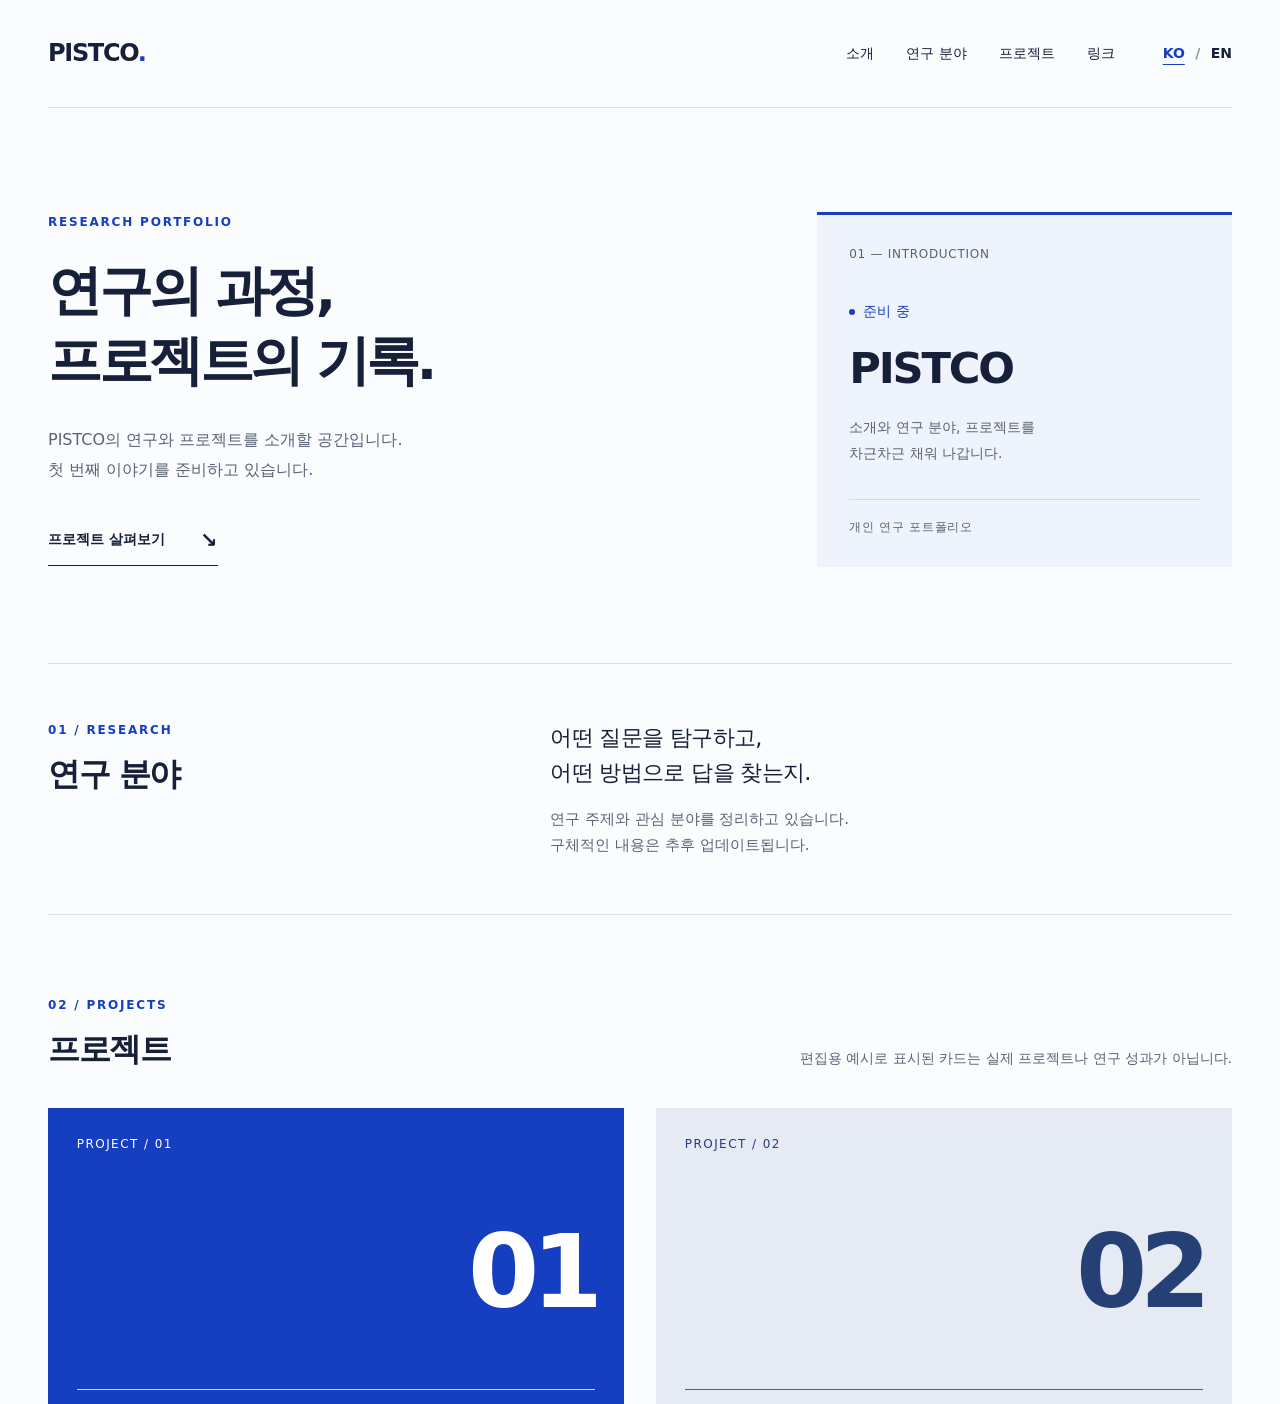
<file: docs/index.html>
<!doctype html>
<html lang="ko">
<head>
  <meta charset="utf-8">
  <meta name="viewport" content="width=device-width, initial-scale=1">
  <meta http-equiv="refresh" content="0; url=./ko/">
  <meta name="description" content="PISTCO의 연구와 프로젝트를 소개하는 포트폴리오. 현재 준비 중입니다.">
  <link rel="canonical" href="https://pistco.github.io/ko/">
  <title>PISTCO — 연구 포트폴리오</title>
</head>
<body><p><a href="./ko/">한국어 홈페이지로 이동</a> · <a href="./en/" lang="en">English</a></p></body>
</html>
</file>
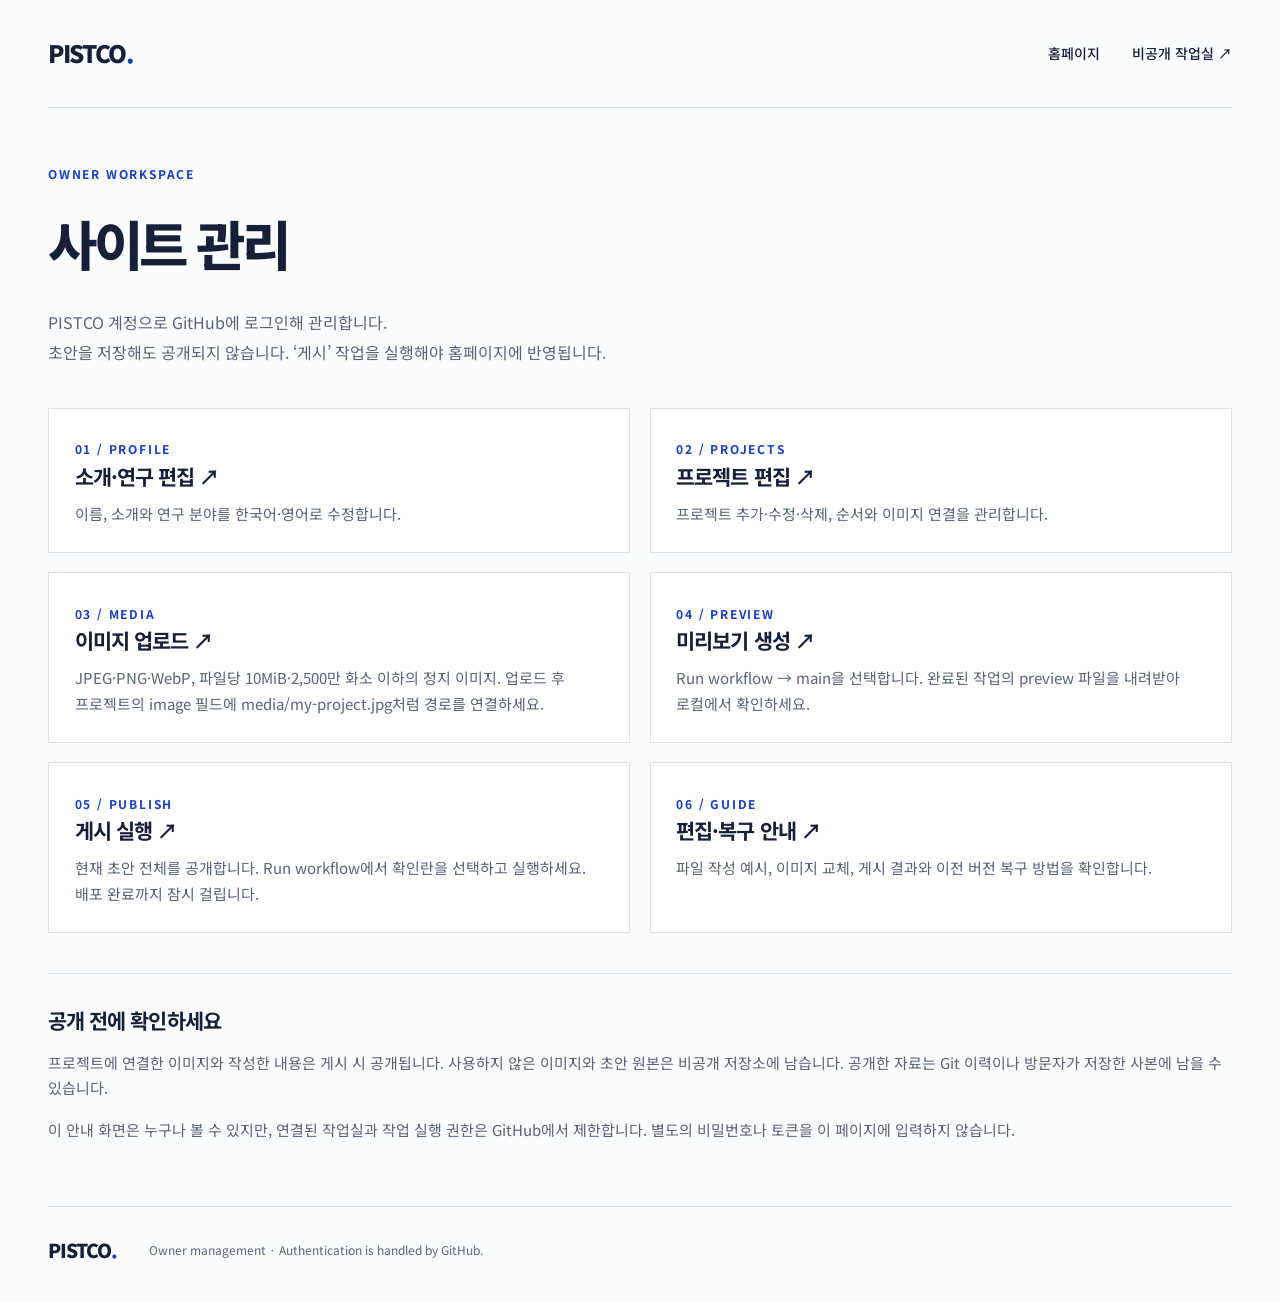
<file: docs/admin/index.html>
<!doctype html>
<html lang="ko">
<head><meta charset="utf-8"><meta name="viewport" content="width=device-width, initial-scale=1"><meta name="robots" content="noindex,nofollow"><meta name="referrer" content="no-referrer"><title>사이트 관리 — PISTCO</title><link rel="stylesheet" href="../assets/styles.css"></head>
<body>
<a class="skip-link" href="#main">본문으로 건너뛰기</a>
<header class="site-header"><a class="wordmark" href="../ko/">PISTCO<span>.</span></a><nav class="main-nav" aria-label="관리 메뉴"><a href="../ko/">홈페이지</a><a href="https://github.com/PISTCO/pistco-site-content">비공개 작업실 ↗</a></nav></header>
<main id="main" class="section-shell admin-main">
<p class="eyebrow">OWNER WORKSPACE</p><h1>사이트 관리</h1><p class="hero-description">PISTCO 계정으로 GitHub에 로그인해 관리합니다.<br>초안을 저장해도 공개되지 않습니다. ‘게시’ 작업을 실행해야 홈페이지에 반영됩니다.</p>
<div class="admin-grid">
<a class="admin-card" href="https://github.com/PISTCO/pistco-site-content/edit/main/content/profile.json"><span class="eyebrow">01 / PROFILE</span><h2>소개·연구 편집 ↗</h2><p>이름, 소개와 연구 분야를 한국어·영어로 수정합니다.</p></a>
<a class="admin-card" href="https://github.com/PISTCO/pistco-site-content/edit/main/content/projects.json"><span class="eyebrow">02 / PROJECTS</span><h2>프로젝트 편집 ↗</h2><p>프로젝트 추가·수정·삭제, 순서와 이미지 연결을 관리합니다.</p></a>
<a class="admin-card" href="https://github.com/PISTCO/pistco-site-content/upload/main/media"><span class="eyebrow">03 / MEDIA</span><h2>이미지 업로드 ↗</h2><p>JPEG·PNG·WebP, 파일당 10MiB·2,500만 화소 이하의 정지 이미지. 업로드 후 프로젝트의 image 필드에 media/my-project.jpg처럼 경로를 연결하세요.</p></a>
<a class="admin-card" href="https://github.com/PISTCO/pistco-site-content/actions/workflows/preview.yml"><span class="eyebrow">04 / PREVIEW</span><h2>미리보기 생성 ↗</h2><p>Run workflow → main을 선택합니다. 완료된 작업의 preview 파일을 내려받아 로컬에서 확인하세요.</p></a>
<a class="admin-card" href="https://github.com/PISTCO/pistco-site-content/actions/workflows/publish.yml"><span class="eyebrow">05 / PUBLISH</span><h2>게시 실행 ↗</h2><p>현재 초안 전체를 공개합니다. Run workflow에서 확인란을 선택하고 실행하세요. 배포 완료까지 잠시 걸립니다.</p></a>
<a class="admin-card" href="https://github.com/PISTCO/pistco-site-content/blob/main/README.md"><span class="eyebrow">06 / GUIDE</span><h2>편집·복구 안내 ↗</h2><p>파일 작성 예시, 이미지 교체, 게시 결과와 이전 버전 복구 방법을 확인합니다.</p></a>
</div>
<aside class="admin-note"><h2>공개 전에 확인하세요</h2><p>프로젝트에 연결한 이미지와 작성한 내용은 게시 시 공개됩니다. 사용하지 않은 이미지와 초안 원본은 비공개 저장소에 남습니다. 공개한 자료는 Git 이력이나 방문자가 저장한 사본에 남을 수 있습니다.</p><p>이 안내 화면은 누구나 볼 수 있지만, 연결된 작업실과 작업 실행 권한은 GitHub에서 제한합니다. 별도의 비밀번호나 토큰을 이 페이지에 입력하지 않습니다.</p></aside>
</main><footer class="site-footer"><a class="wordmark" href="../ko/">PISTCO<span>.</span></a><p lang="en">Owner management · Authentication is handled by GitHub.</p></footer>
</body></html>
</file>
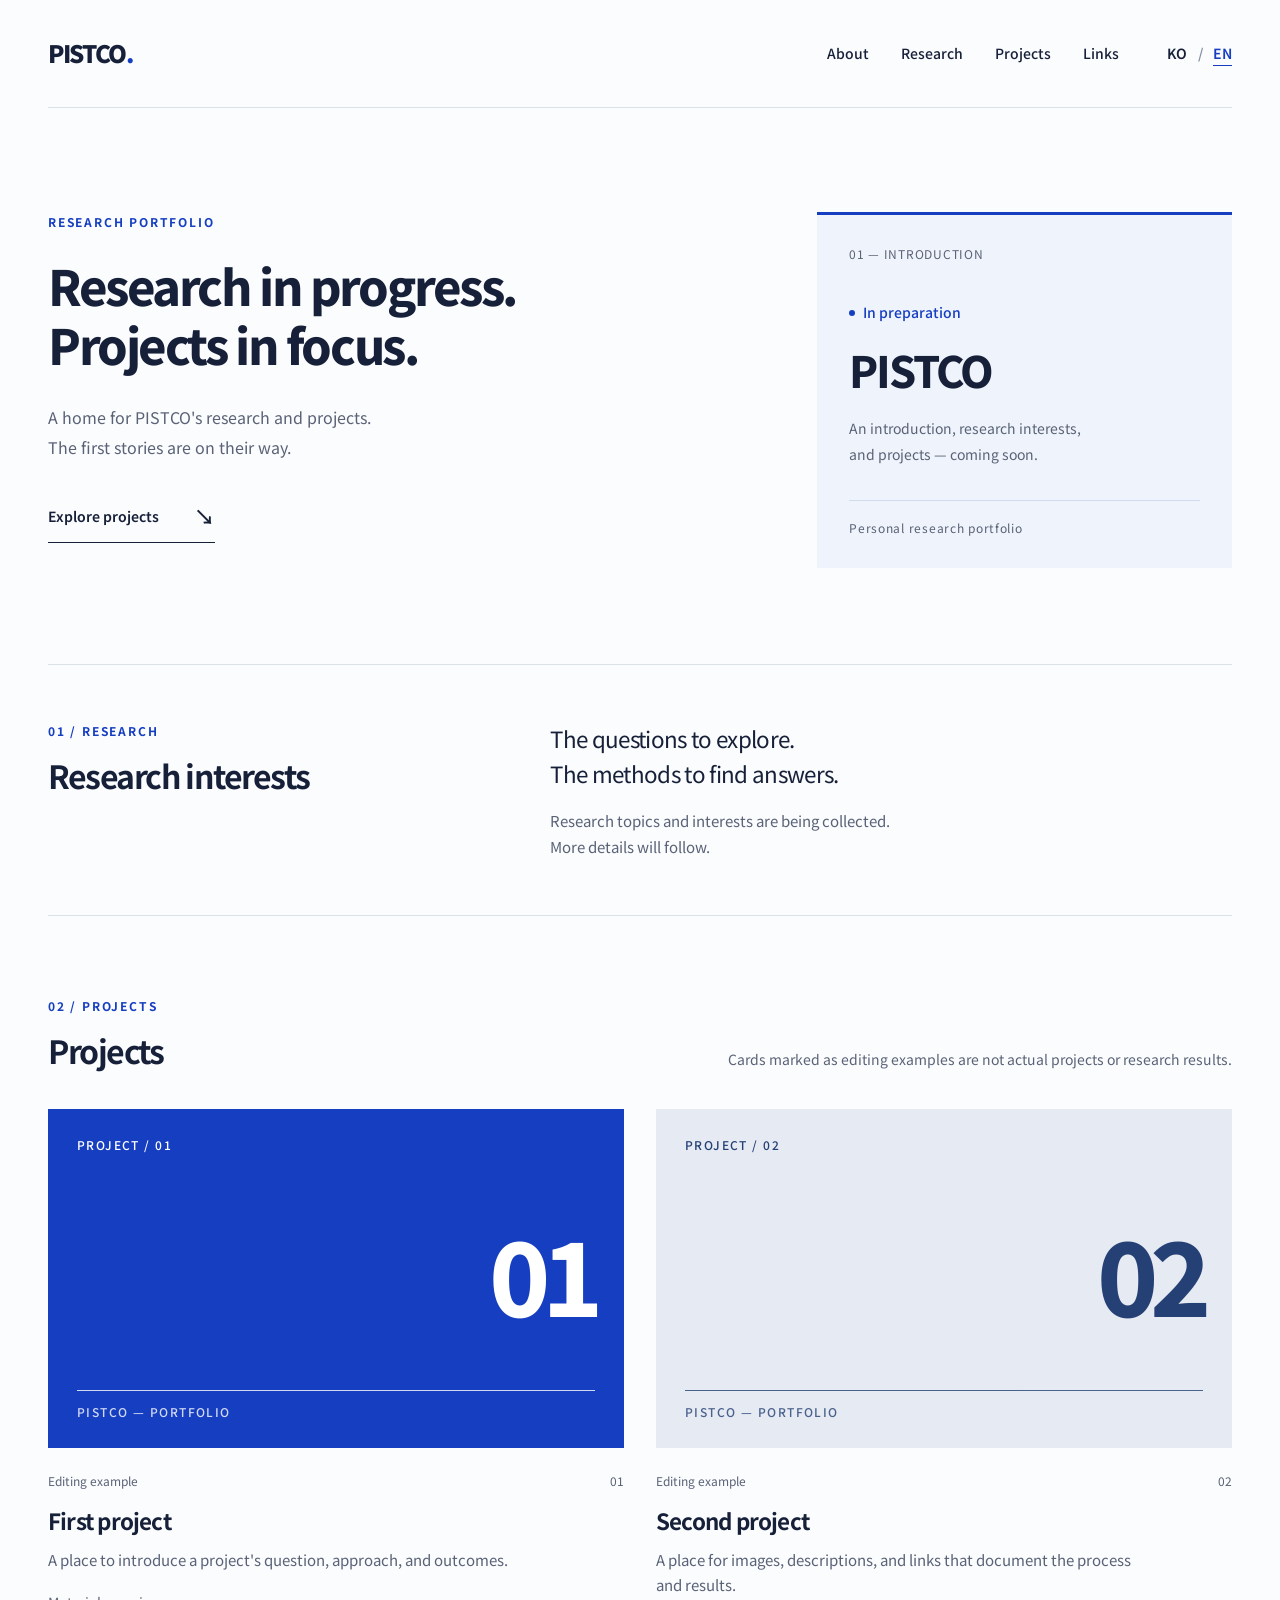
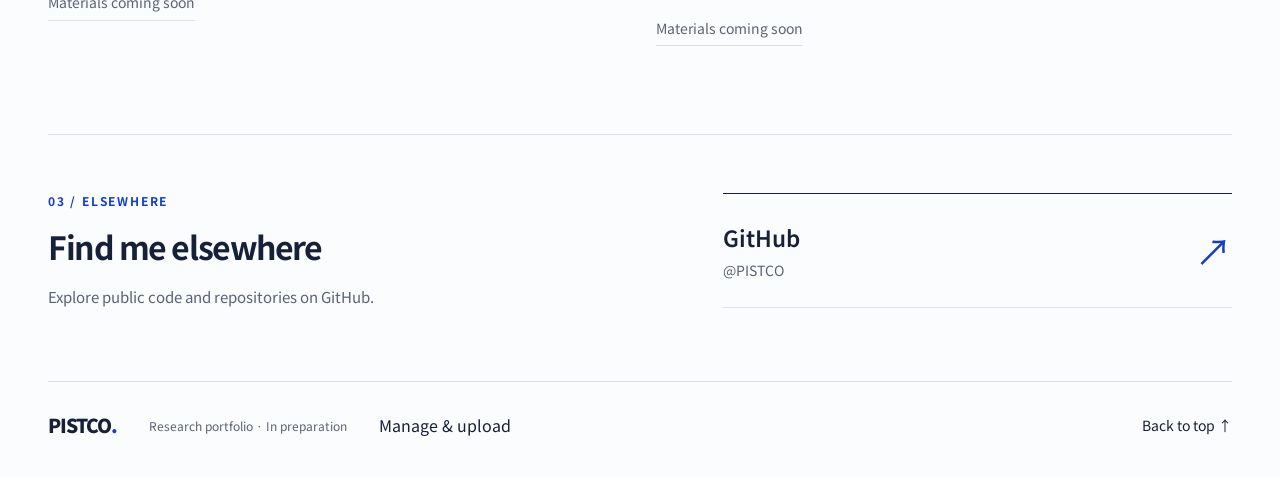
<file: docs/en/index.html>
<!doctype html>
<html lang="en">
<head>
  <meta charset="utf-8">
  <meta name="viewport" content="width=device-width, initial-scale=1">
  <meta name="description" content="PISTCO&#x27;s personal research and project portfolio. Profile, research interests, and project materials are being prepared.">
  <meta name="theme-color" content="#163ec0">
  <link rel="canonical" href="https://pistco.github.io/en/">
  <link rel="alternate" hreflang="ko" href="https://pistco.github.io/ko/">
  <link rel="alternate" hreflang="en" href="https://pistco.github.io/en/">
  <link rel="alternate" hreflang="x-default" href="https://pistco.github.io/ko/">
  <link rel="stylesheet" href="../assets/styles.css">
  <title>PISTCO — Research Portfolio</title>
</head>
<body>
  <a class="skip-link" href="#main">Skip to content</a>
  <header class="site-header">
    <a class="wordmark" href="./" aria-label="PISTCO home">PISTCO<span aria-hidden="true">.</span></a>
    <nav class="main-nav" aria-label="Main navigation"><a href="#about">About</a><a href="#research">Research</a><a href="#projects">Projects</a><a href="#links">Links</a></nav>
    <nav class="language-nav" aria-label="Language"><a href="../ko/" lang="ko" hreflang="ko">KO</a><span aria-hidden="true">/</span><a href="../en/" lang="en" aria-current="page">EN</a></nav>
  </header>
  <main id="main">
    <section class="hero section-shell" id="about" aria-labelledby="intro-title">
      <div class="hero-copy"><p class="eyebrow">RESEARCH PORTFOLIO</p><h1 id="intro-title">Research in progress.<br>Projects in focus.</h1><p class="hero-description">A home for PISTCO&#x27;s research and projects.<br>The first stories are on their way.</p><a class="text-link" href="#projects">Explore projects <span aria-hidden="true">↘</span></a></div>
      <aside class="intro-note" aria-label="Site status"><span class="note-index" aria-hidden="true">01 — INTRODUCTION</span><div><span class="status"><span class="status-dot" aria-hidden="true"></span>In preparation</span><p class="intro-name">PISTCO</p><p class="note-description">An introduction, research interests,<br>and projects — coming soon.</p></div><span class="note-bottom">Personal research portfolio</span></aside>
    </section>
    <section class="research section-shell" id="research" aria-labelledby="research-title"><div class="section-heading"><p class="eyebrow">01 / RESEARCH</p><h2 id="research-title">Research interests</h2></div><div class="research-description"><p>The questions to explore.<br>The methods to find answers.</p><p class="muted">Research topics and interests are being collected.<br>More details will follow.</p></div></section>
    <section class="projects section-shell" id="projects" aria-labelledby="projects-title">
      <div class="project-heading"><div><p class="eyebrow">02 / PROJECTS</p><h2 id="projects-title">Projects</h2></div><p class="section-caption">Cards marked as editing examples are not actual projects or research results.</p></div>
      <div class="project-grid"><article class="project-card" id="project-first-project"><div class="project-cover cover-blue" aria-hidden="true"><span class="cover-label">PROJECT / 01</span><span class="cover-number">01</span><span class="cover-foot">PISTCO — PORTFOLIO</span></div><div class="card-meta"><span>Editing example</span><span>01</span></div><h3>First project</h3><p>A place to introduce a project&#x27;s question, approach, and outcomes.</p><span class="pending-label">Materials coming soon</span></article>
<article class="project-card" id="project-second-project"><div class="project-cover cover-light" aria-hidden="true"><span class="cover-label">PROJECT / 02</span><span class="cover-number">02</span><span class="cover-foot">PISTCO — PORTFOLIO</span></div><div class="card-meta"><span>Editing example</span><span>02</span></div><h3>Second project</h3><p>A place for images, descriptions, and links that document the process and results.</p><span class="pending-label">Materials coming soon</span></article></div>
    </section>
    <section class="links section-shell" id="links" aria-labelledby="links-title"><div><p class="eyebrow">03 / ELSEWHERE</p><h2 id="links-title">Find me elsewhere</h2><p class="muted">Explore public code and repositories on GitHub.</p></div><a class="github-link" href="https://github.com/PISTCO"><span><strong>GitHub</strong><span>@PISTCO</span></span><span class="external-arrow" aria-hidden="true">↗</span></a></section>
  </main>
  <footer class="site-footer"><a class="wordmark" href="./">PISTCO<span aria-hidden="true">.</span></a><p>Research portfolio · In preparation</p><a href="../admin/">Manage &amp; upload</a><a href="#about">Back to top <span aria-hidden="true">↑</span></a></footer>
</body>
</html>
</file>
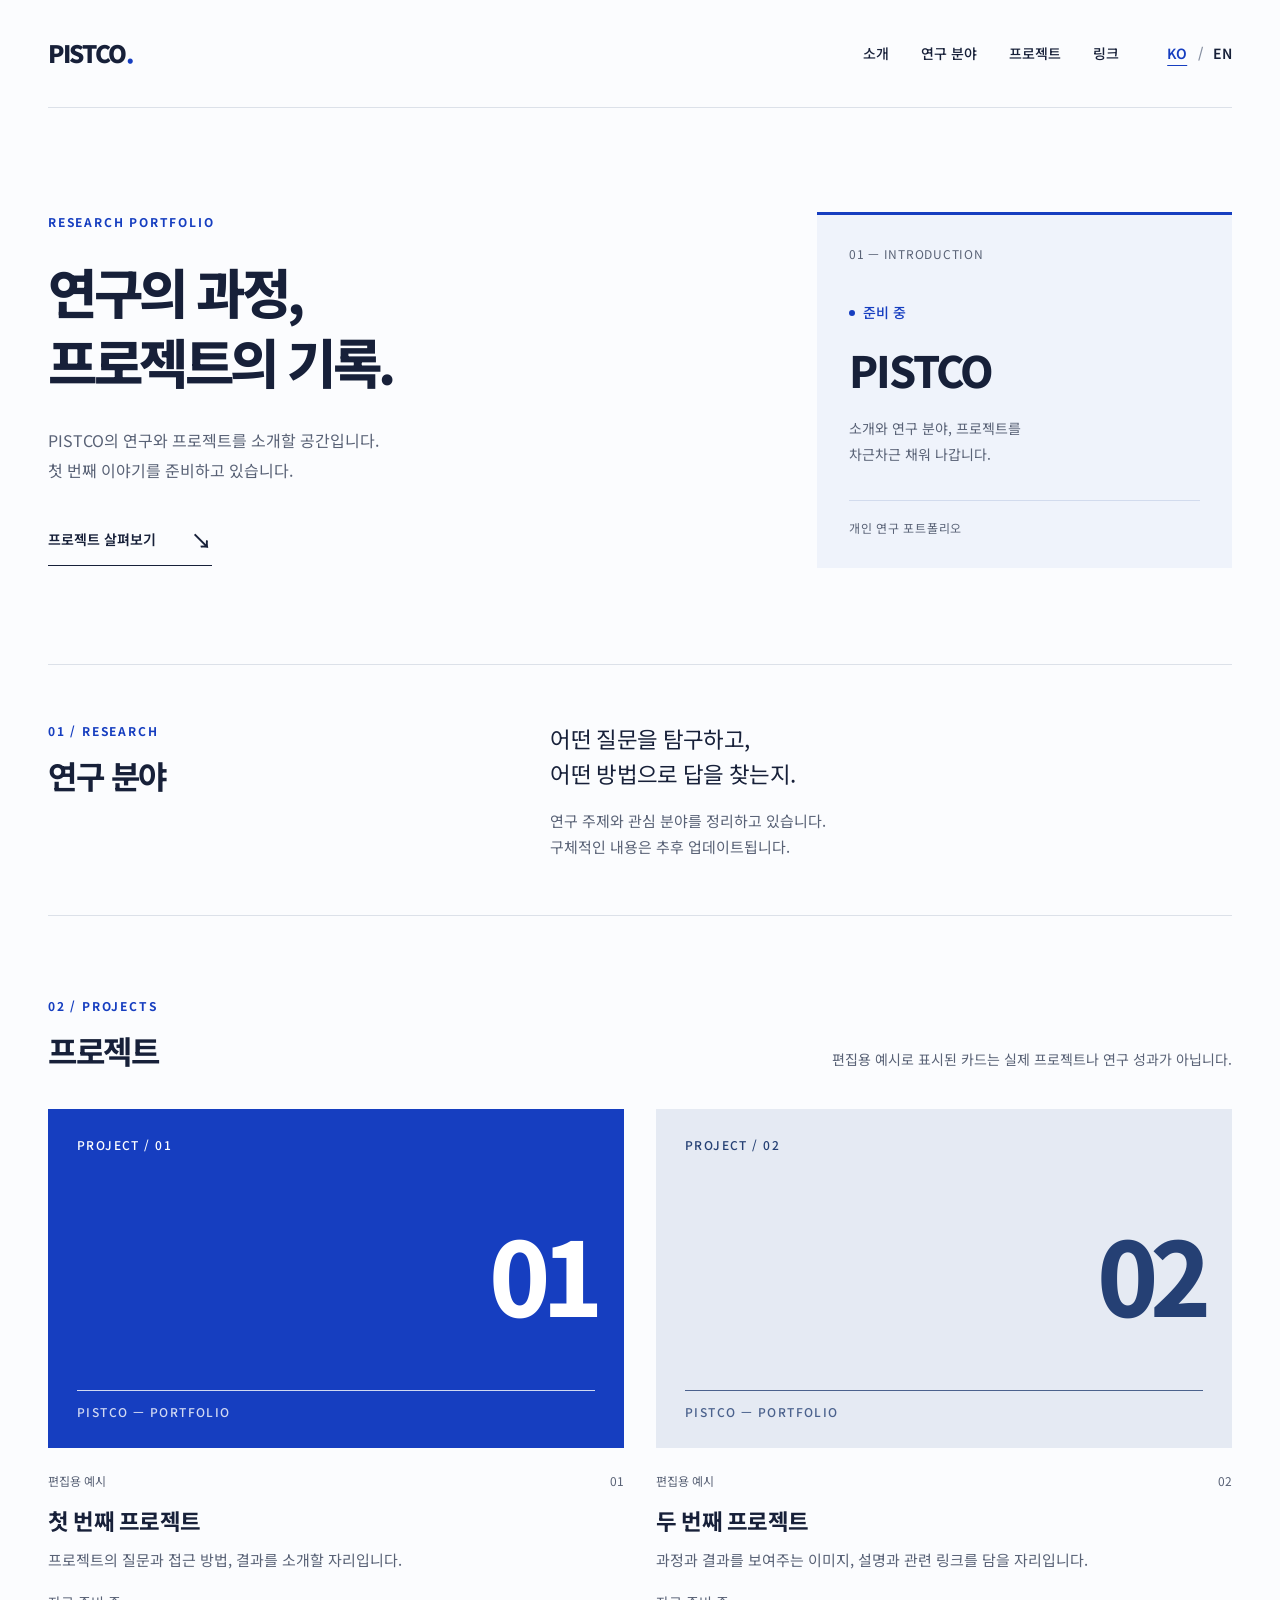
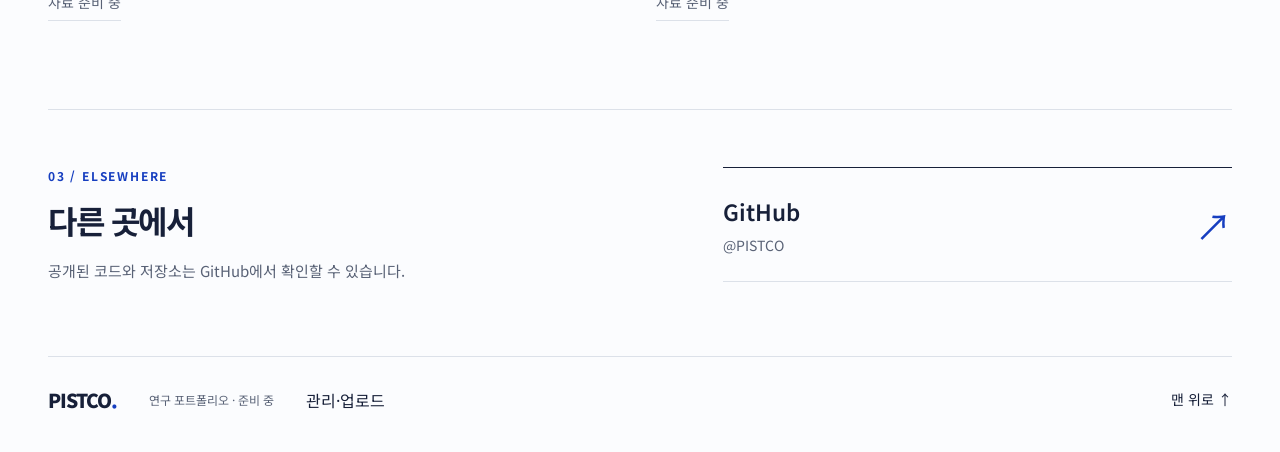
<file: docs/ko/index.html>
<!doctype html>
<html lang="ko">
<head>
  <meta charset="utf-8">
  <meta name="viewport" content="width=device-width, initial-scale=1">
  <meta name="description" content="PISTCO의 연구 분야와 프로젝트를 소개하는 개인 포트폴리오. 소개와 프로젝트 자료를 준비하고 있습니다.">
  <meta name="theme-color" content="#163ec0">
  <link rel="canonical" href="https://pistco.github.io/ko/">
  <link rel="alternate" hreflang="ko" href="https://pistco.github.io/ko/">
  <link rel="alternate" hreflang="en" href="https://pistco.github.io/en/">
  <link rel="alternate" hreflang="x-default" href="https://pistco.github.io/ko/">
  <link rel="stylesheet" href="../assets/styles.css">
  <title>PISTCO — 연구 포트폴리오</title>
</head>
<body>
  <a class="skip-link" href="#main">본문으로 건너뛰기</a>
  <header class="site-header">
    <a class="wordmark" href="./" aria-label="PISTCO 홈">PISTCO<span aria-hidden="true">.</span></a>
    <nav class="main-nav" aria-label="주 메뉴"><a href="#about">소개</a><a href="#research">연구 분야</a><a href="#projects">프로젝트</a><a href="#links">링크</a></nav>
    <nav class="language-nav" aria-label="언어 선택"><a href="../ko/" lang="ko" aria-current="page">KO</a><span aria-hidden="true">/</span><a href="../en/" lang="en" hreflang="en">EN</a></nav>
  </header>
  <main id="main">
    <section class="hero section-shell" id="about" aria-labelledby="intro-title">
      <div class="hero-copy"><p class="eyebrow">RESEARCH PORTFOLIO</p><h1 id="intro-title">연구의 과정,<br>프로젝트의 기록.</h1><p class="hero-description">PISTCO의 연구와 프로젝트를 소개할 공간입니다.<br>첫 번째 이야기를 준비하고 있습니다.</p><a class="text-link" href="#projects">프로젝트 살펴보기 <span aria-hidden="true">↘</span></a></div>
      <aside class="intro-note" aria-label="사이트 준비 상태"><span class="note-index" aria-hidden="true">01 — INTRODUCTION</span><div><span class="status"><span class="status-dot" aria-hidden="true"></span>준비 중</span><p class="intro-name">PISTCO</p><p class="note-description">소개와 연구 분야, 프로젝트를<br>차근차근 채워 나갑니다.</p></div><span class="note-bottom">개인 연구 포트폴리오</span></aside>
    </section>
    <section class="research section-shell" id="research" aria-labelledby="research-title"><div class="section-heading"><p class="eyebrow">01 / RESEARCH</p><h2 id="research-title">연구 분야</h2></div><div class="research-description"><p>어떤 질문을 탐구하고,<br>어떤 방법으로 답을 찾는지.</p><p class="muted">연구 주제와 관심 분야를 정리하고 있습니다.<br>구체적인 내용은 추후 업데이트됩니다.</p></div></section>
    <section class="projects section-shell" id="projects" aria-labelledby="projects-title">
      <div class="project-heading"><div><p class="eyebrow">02 / PROJECTS</p><h2 id="projects-title">프로젝트</h2></div><p class="section-caption">편집용 예시로 표시된 카드는 실제 프로젝트나 연구 성과가 아닙니다.</p></div>
      <div class="project-grid"><article class="project-card" id="project-first-project"><div class="project-cover cover-blue" aria-hidden="true"><span class="cover-label">PROJECT / 01</span><span class="cover-number">01</span><span class="cover-foot">PISTCO — PORTFOLIO</span></div><div class="card-meta"><span>편집용 예시</span><span>01</span></div><h3>첫 번째 프로젝트</h3><p>프로젝트의 질문과 접근 방법, 결과를 소개할 자리입니다.</p><span class="pending-label">자료 준비 중</span></article>
<article class="project-card" id="project-second-project"><div class="project-cover cover-light" aria-hidden="true"><span class="cover-label">PROJECT / 02</span><span class="cover-number">02</span><span class="cover-foot">PISTCO — PORTFOLIO</span></div><div class="card-meta"><span>편집용 예시</span><span>02</span></div><h3>두 번째 프로젝트</h3><p>과정과 결과를 보여주는 이미지, 설명과 관련 링크를 담을 자리입니다.</p><span class="pending-label">자료 준비 중</span></article></div>
    </section>
    <section class="links section-shell" id="links" aria-labelledby="links-title"><div><p class="eyebrow">03 / ELSEWHERE</p><h2 id="links-title">다른 곳에서</h2><p class="muted">공개된 코드와 저장소는 GitHub에서 확인할 수 있습니다.</p></div><a class="github-link" href="https://github.com/PISTCO"><span><strong>GitHub</strong><span>@PISTCO</span></span><span class="external-arrow" aria-hidden="true">↗</span></a></section>
  </main>
  <footer class="site-footer"><a class="wordmark" href="./">PISTCO<span aria-hidden="true">.</span></a><p>연구 포트폴리오 · 준비 중</p><a href="../admin/">관리·업로드</a><a href="#about">맨 위로 <span aria-hidden="true">↑</span></a></footer>
</body>
</html>
</file>
<file: docs/assets/styles.css>
@import url('https://fonts.googleapis.com/css2?family=Noto+Sans+KR:wght@400;500;600;700;800;900&display=swap');

:root{color-scheme:light;--ink:#172039;--muted:#596276;--blue:#163ec0;--line:#dce1e9;--paper:#fbfcfe;--font:'Noto Sans KR','Malgun Gothic',system-ui,sans-serif}
*{box-sizing:border-box}
html{scroll-behavior:smooth;scroll-padding-top:2rem}
body{margin:0;background:var(--paper);color:var(--ink);font-family:var(--font);font-size:1rem;line-height:1.7;word-break:keep-all;overflow-wrap:anywhere;-webkit-font-smoothing:antialiased}
a{color:inherit;text-decoration:none}
a:focus-visible{outline:3px solid var(--blue);outline-offset:6px;border-radius:2px}
a:hover{color:var(--blue)}
p,h1,h2,h3{margin:0}
.site-header,.section-shell,.site-footer{width:min(1200px,calc(100% - 6rem));margin-inline:auto}
.site-header{min-height:108px;display:flex;align-items:center;gap:3rem;border-bottom:1px solid var(--line)}
.wordmark{font-size:1.5rem;font-weight:900;letter-spacing:-.055em;white-space:nowrap}
.wordmark span{color:var(--blue)}
.main-nav{display:flex;align-items:center;gap:2rem;margin-left:auto;font-size:.875rem;font-weight:500}
.main-nav a,.language-nav a{padding-block:.65rem}
.language-nav{display:flex;gap:.65rem;align-items:center;font-size:.875rem;font-weight:600}
.language-nav span{color:#8790a2}
.language-nav [aria-current]{color:var(--blue);text-decoration:underline;text-underline-offset:6px}
.skip-link{position:absolute;left:1rem;top:-100px;background:var(--blue);color:#fff;padding:1rem;z-index:10}
.skip-link:focus{top:1rem;color:#fff}
.hero{display:grid;grid-template-columns:minmax(0,1.7fr) minmax(260px,1fr);gap:4rem;padding-block:6.5rem 6rem;align-items:stretch}
.eyebrow{font-size:.75rem;letter-spacing:.15em;font-weight:700;color:var(--blue);margin-bottom:1.5rem}
h1{font-size:clamp(2.5rem,4.2vw,3.7rem);font-weight:800;letter-spacing:-.065em;line-height:1.3}
html[lang=en] h1{font-size:clamp(2.4rem,3.8vw,3.4rem);letter-spacing:-.05em;line-height:1.2}
.accent{color:var(--blue)}
.hero-description{margin-top:1.8rem;color:var(--muted);line-height:1.9}
.text-link{display:inline-flex;gap:2.2rem;align-items:center;margin-top:2.3rem;border-bottom:1px solid var(--ink);padding-bottom:.45rem;font-size:.875rem;font-weight:600}
.text-link span{font-size:1.3rem}
.intro-note{background:#eff3fb;border-top:3px solid var(--blue);padding:1.8rem 2rem;display:flex;flex-direction:column;justify-content:space-between;min-height:310px;gap:2rem}
.note-index,.note-bottom{font-size:.75rem;letter-spacing:.06em;color:var(--muted)}
.status{display:inline-flex;align-items:center;gap:.5rem;font-size:.875rem;color:var(--blue);font-weight:500}
.status-dot{width:6px;height:6px;background:var(--blue);border-radius:50%}
.intro-name{font-size:2.7rem;font-weight:800;letter-spacing:-.05em;margin-top:.5rem}
.note-description{font-size:.875rem;color:var(--muted);margin-top:.5rem;line-height:1.9}
.note-bottom{border-top:1px solid #d2dbed;padding-top:1.1rem}
h2{font-size:clamp(1.7rem,2.5vw,2.15rem);letter-spacing:-.045em;line-height:1.35;font-weight:700}
.research{border-top:1px solid var(--line);border-bottom:1px solid var(--line);display:grid;grid-template-columns:1fr 1.5fr;gap:3rem;padding-block:3.5rem}
.research .eyebrow,.projects .eyebrow,.links .eyebrow{margin-bottom:.8rem}
.research-description>p:first-child{font-size:1.4rem;letter-spacing:-.03em;line-height:1.6}
.muted{color:var(--muted);font-size:.9375rem}
.research-description .muted{margin-top:1rem}
.projects{padding-block:5rem 5.5rem}
.project-heading{display:flex;justify-content:space-between;align-items:flex-end;gap:2rem;margin-bottom:2.3rem}
.section-caption{font-size:.875rem;color:var(--muted);line-height:1.8}
.project-grid{display:grid;grid-template-columns:1fr 1fr;gap:2rem}
.project-cover{aspect-ratio:1.7;min-height:220px;padding:1.6rem 1.8rem;display:flex;flex-direction:column;justify-content:space-between;overflow:hidden}
.cover-blue{background:var(--blue);color:#fff}
.cover-light{background:#e5eaf3;color:#254074}
.cover-label,.cover-foot{font-size:.75rem;letter-spacing:.12em;font-weight:500}
.cover-number{font-size:clamp(4.5rem,8vw,7.5rem);font-weight:800;line-height:1.15;letter-spacing:-.075em;align-self:flex-end}
.cover-foot{border-top:1px solid currentColor;padding-top:.7rem;opacity:.8}
.card-meta{display:flex;justify-content:space-between;margin-top:1.4rem;font-size:.75rem;color:var(--muted)}
.project-card h3{font-size:1.4rem;font-weight:700;letter-spacing:-.035em;margin-top:.6rem}
.project-card>p{font-size:.9375rem;color:var(--muted);margin-top:.5rem;max-width:31rem}
.pending-label{display:inline-block;margin-top:1.2rem;font-size:.875rem;color:var(--muted);border-bottom:1px solid var(--line);padding-bottom:.3rem}
.links{border-top:1px solid var(--line);padding-block:3.5rem 4.5rem;display:grid;grid-template-columns:1.2fr 1fr;align-items:center;gap:4rem}
.links .muted{margin-top:1rem}
.github-link{display:flex;align-items:center;justify-content:space-between;gap:2rem;border-top:1px solid var(--ink);border-bottom:1px solid var(--line);padding:1.5rem 0}
.github-link>span:first-child{display:flex;flex-direction:column;gap:.2rem}
.github-link strong{font-size:1.4rem;font-weight:600}
.github-link>span>span{font-size:.875rem;color:var(--muted)}
.external-arrow{font-size:2.3rem;color:var(--blue)}
.site-footer{border-top:1px solid var(--line);padding-block:1.7rem 2.2rem;display:flex;align-items:center;gap:2rem}
.site-footer .wordmark{font-size:1.2rem}
.site-footer p{font-size:.75rem;color:var(--muted)}
.site-footer>a:last-child{margin-left:auto;font-size:.875rem}
@media(min-width:1500px){.hero{padding-block:7rem}.project-cover{aspect-ratio:1.8}}
@media(max-width:1000px){.site-header,.section-shell,.site-footer{width:calc(100% - 3rem)}.hero{gap:2rem;grid-template-columns:minmax(0,1.4fr) minmax(230px,1fr)}.intro-note{padding:1.5rem}.main-nav{gap:1.3rem}.site-header{gap:2rem}.links{gap:2rem}}
@media(max-width:720px){.site-header{flex-wrap:wrap;gap:.5rem 1rem;padding-block:1.2rem;min-height:auto}.language-nav{margin-left:auto}.main-nav{order:3;width:100%;margin:0;justify-content:space-between;gap:.5rem}.hero{grid-template-columns:1fr;padding-block:3rem;gap:2.5rem}.intro-note{min-height:260px}.hero-description{font-size:.9375rem}.research{grid-template-columns:1fr;gap:1.6rem;padding-block:2.5rem}.research-description>p:first-child{font-size:1.2rem}.projects{padding-block:3rem}.project-heading{display:block}.section-caption{margin-top:1rem}.project-grid{grid-template-columns:1fr;gap:2.5rem}.project-cover{aspect-ratio:1.55}.cover-number{font-size:6rem}.links{grid-template-columns:1fr;gap:1.8rem;padding-block:2.5rem}.site-footer{flex-wrap:wrap;gap:.6rem 1rem}.site-footer p{order:3;width:100%}.desktop-break{display:none}}
@media(prefers-reduced-motion:reduce){html{scroll-behavior:auto}}

.admin-main{padding-block:3.5rem 4rem}.admin-grid{display:grid;grid-template-columns:repeat(2,minmax(0,1fr));gap:1.2rem;margin-block:2.5rem}.admin-card{display:block;border:1px solid var(--line);padding:1.6rem;background:#fff}.admin-card h2{font-size:1.3rem;margin-bottom:.7rem}.admin-card p,.admin-note p{font-size:.9375rem;color:var(--muted)}.admin-card:hover{border-color:var(--blue)}.admin-note{border-top:1px solid var(--line);padding-top:2rem}.admin-note h2{font-size:1.3rem}.admin-note p{margin-top:1rem}.project-image{display:block;width:100%;aspect-ratio:1.7;object-fit:contain;background:#eff3fb}.project-link{display:inline-block;margin-top:1rem;text-decoration:underline;text-underline-offset:4px;font-size:.875rem}@media(max-width:720px){.admin-grid{grid-template-columns:1fr}.admin-main{padding-block:2.5rem}}
</file>
